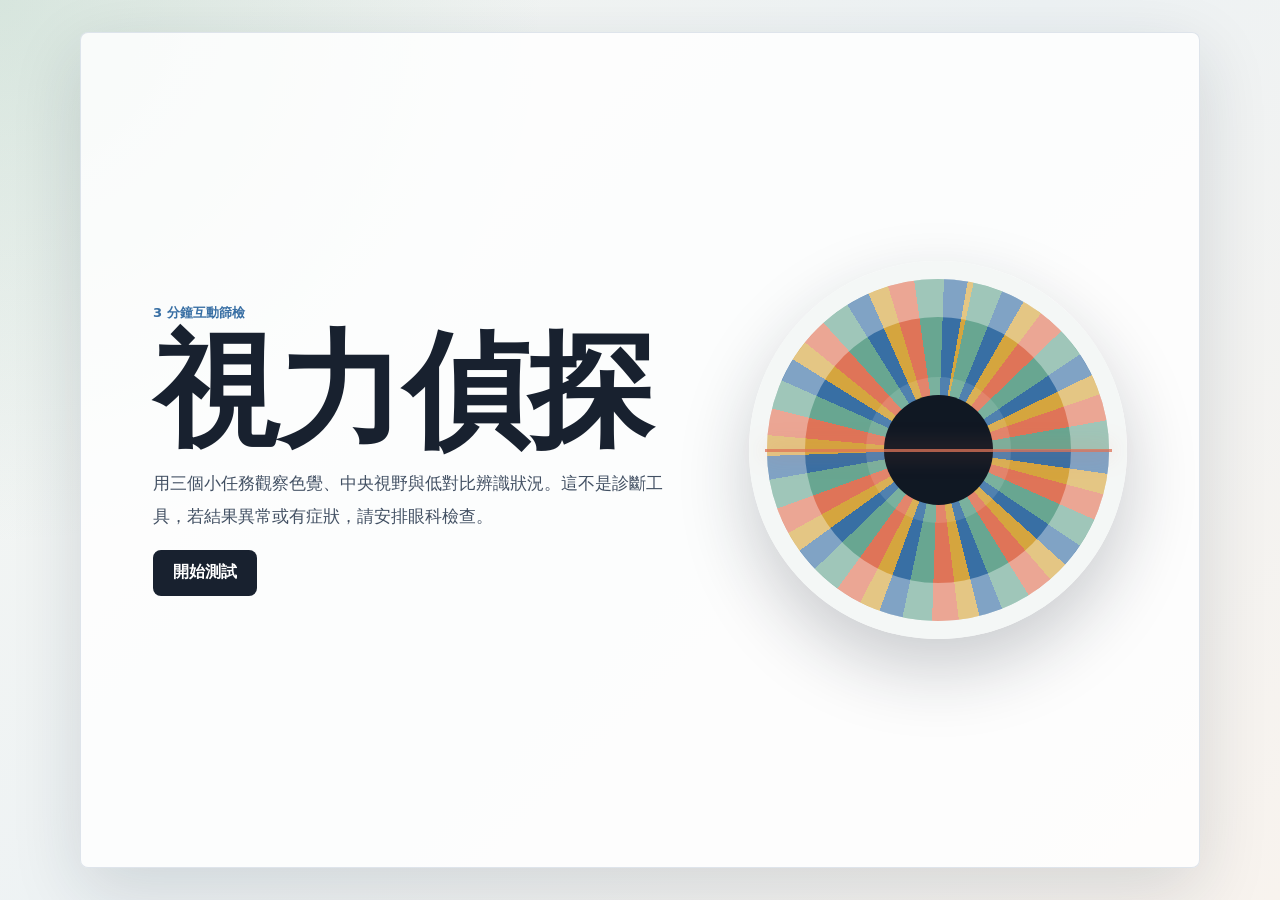
<file: eye-screen-game/index.html>
<!doctype html>
<html lang="zh-Hant">
  <head>
    <meta charset="UTF-8" />
    <meta name="viewport" content="width=device-width, initial-scale=1.0" />
    <title>視力偵探 | 眼睛健康小遊戲</title>
    <link rel="stylesheet" href="styles.css" />
  </head>
  <body>
    <main class="app-shell">
      <section class="hero" id="intro">
        <div class="hero-copy">
          <p class="eyebrow">3 分鐘互動篩檢</p>
          <h1>視力偵探</h1>
          <p class="lead">
            用三個小任務觀察色覺、中央視野與低對比辨識狀況。這不是診斷工具，若結果異常或有症狀，請安排眼科檢查。
          </p>
          <button class="primary-action" id="startButton" type="button">開始測試</button>
        </div>
        <div class="eye-stage" aria-hidden="true">
          <div class="iris">
            <span></span>
          </div>
          <div class="scan-line"></div>
        </div>
      </section>

      <section class="test-panel" id="game" hidden>
        <header class="game-head">
          <div>
            <p class="eyebrow" id="stepLabel">任務 1 / 3</p>
            <h2 id="testTitle">色覺密碼</h2>
          </div>
          <div class="score-chip">
            <span>目前分數</span>
            <strong id="scoreLabel">0</strong>
          </div>
        </header>

        <div class="progress-track" aria-hidden="true">
          <span id="progressBar"></span>
        </div>

        <div class="question-layout">
          <div class="visual-zone" id="visualZone"></div>
          <div class="answer-zone">
            <p id="instructionText"></p>
            <div class="choices" id="choices"></div>
            <button class="secondary-action" id="nextButton" type="button" hidden>下一題</button>
          </div>
        </div>
      </section>

      <section class="result-panel" id="results" hidden>
        <p class="eyebrow">測試完成</p>
        <h2 id="resultTitle">你的觀察結果</h2>
        <div class="result-grid" id="resultGrid"></div>
        <div class="notice">
          <strong>提醒</strong>
          <p>
            這個小遊戲只適合做初步自我觀察，不能取代散瞳、眼底、視野、色覺或白內障相關檢查。
            如果你看到線條扭曲、中央黑影、單眼視力突然變差、畏光加劇或日常辨色困難，請盡快看眼科。
          </p>
        </div>
        <button class="primary-action" id="restartButton" type="button">再玩一次</button>
      </section>
    </main>

    <script src="app.js"></script>
  </body>
</html>
</file>
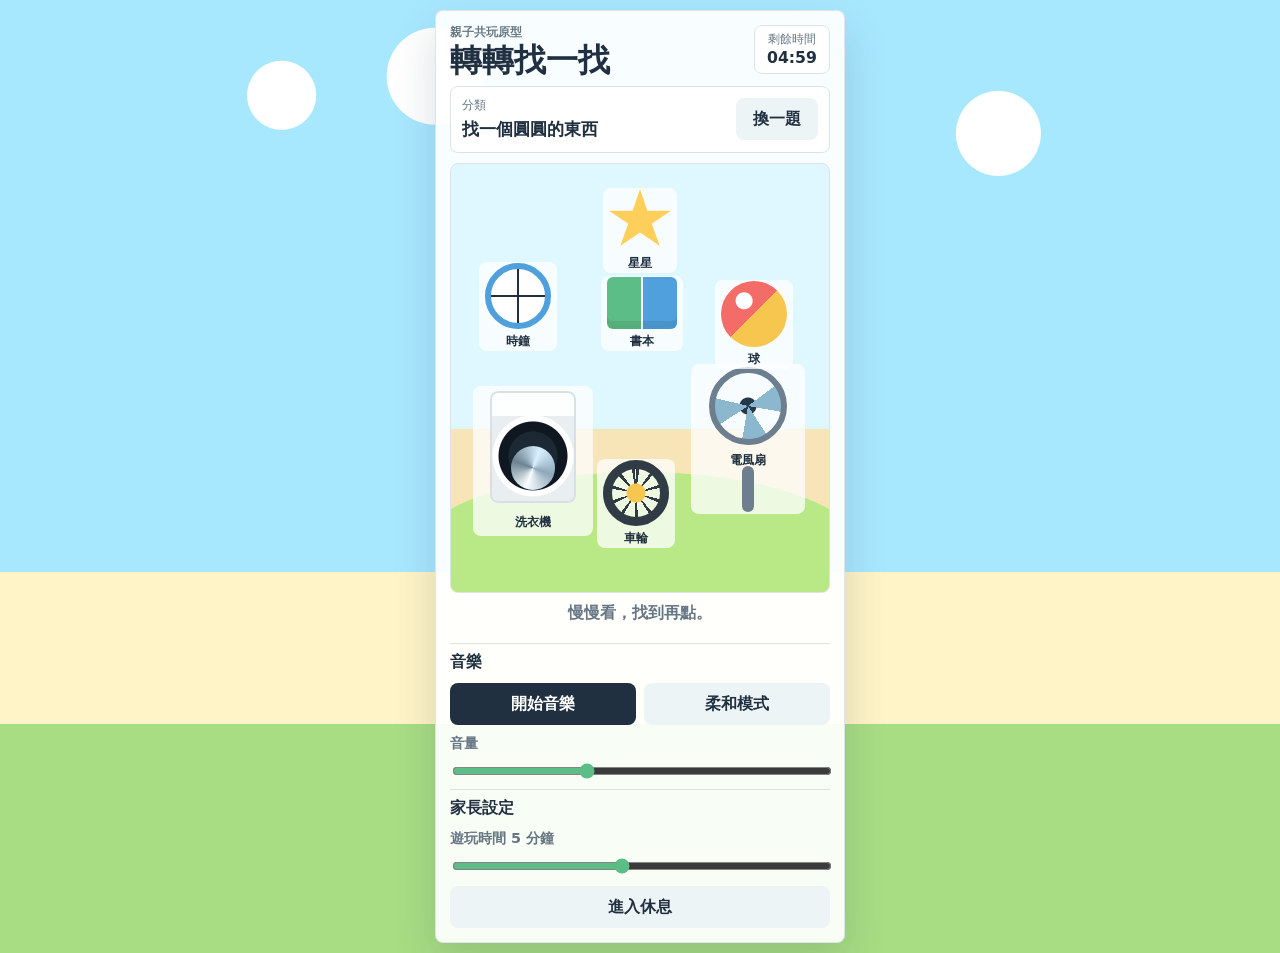
<file: spin-play/index.html>
<!doctype html>
<html lang="zh-Hant">
  <head>
    <meta charset="UTF-8" />
    <meta name="viewport" content="width=device-width, initial-scale=1.0" />
    <title>轉轉找一找</title>
    <link rel="stylesheet" href="styles.css" />
  </head>
  <body>
    <main class="app-shell">
      <section class="game-card" aria-label="轉轉找一找遊戲">
        <header class="top-panel">
          <div>
            <p class="eyebrow">親子共玩原型</p>
            <h1>轉轉找一找</h1>
          </div>
          <div class="timer-card" aria-live="polite">
            <span>剩餘時間</span>
            <strong id="timeLeft">05:00</strong>
          </div>
        </header>

        <section class="task-panel" aria-live="polite">
          <div>
            <span id="taskType">觀察任務</span>
            <strong id="taskText">找一個會轉的東西</strong>
          </div>
          <button class="small-button" id="newTaskButton" type="button">換一題</button>
        </section>

        <section class="room-scene" aria-label="房間場景">
          <button class="toy washer spinny" type="button" data-name="洗衣機" data-tags="spin round machine" aria-label="洗衣機">
            <span class="washer-window"></span>
            <span class="toy-label">洗衣機</span>
          </button>
          <button class="toy fan spinny" type="button" data-name="電風扇" data-tags="spin round fan" aria-label="電風扇">
            <span class="fan-head"></span>
            <span class="toy-label">電風扇</span>
          </button>
          <button class="toy wheel spinny" type="button" data-name="車輪" data-tags="spin round wheel" aria-label="車輪">
            <span></span>
            <span class="toy-label">車輪</span>
          </button>
          <button class="toy clock spinny" type="button" data-name="時鐘" data-tags="spin round clock" aria-label="時鐘">
            <span class="clock-face"></span>
            <span class="toy-label">時鐘</span>
          </button>
          <button class="toy ball" type="button" data-name="球" data-tags="round ball" aria-label="球">
            <span></span>
            <span class="toy-label">球</span>
          </button>
          <button class="toy book" type="button" data-name="書本" data-tags="book quiet" aria-label="書本">
            <span></span>
            <span class="toy-label">書本</span>
          </button>
          <button class="toy star no-tap" type="button" data-name="星星" data-tags="star stop" aria-label="星星">
            <span></span>
            <span class="toy-label">星星</span>
          </button>
        </section>

        <p class="feedback" id="feedback">聽任務，慢慢找，不用急。</p>

        <section class="control-panel" aria-label="音樂與家長設定">
          <section>
            <h2>音樂</h2>
            <div class="control-row two">
              <button class="text-action primary" id="musicButton" type="button">開始音樂</button>
              <button class="text-action" id="calmButton" type="button">柔和模式</button>
            </div>
            <label class="slider-label">
              <span>音量</span>
              <input id="volumeRange" type="range" min="0" max="100" value="35" />
            </label>
          </section>

          <section>
            <h2>家長設定</h2>
            <label class="slider-label">
              <span>遊玩時間 <strong id="limitLabel">5 分鐘</strong></span>
              <input id="limitRange" type="range" min="1" max="10" value="5" />
            </label>
            <button class="text-action full" id="restButton" type="button">進入休息</button>
          </section>
        </section>
      </section>
    </main>

    <section class="rest-screen" id="restScreen" hidden aria-live="polite">
      <div>
        <p class="eyebrow">休息時間</p>
        <h2>眼睛休息一下</h2>
        <p>請跟大人一起拍拍手 5 下，看看遠方，再回來玩下一輪。</p>
        <button id="resumeButton" type="button">再玩一輪</button>
      </div>
    </section>

    <script src="app.js"></script>
  </body>
</html>
</file>
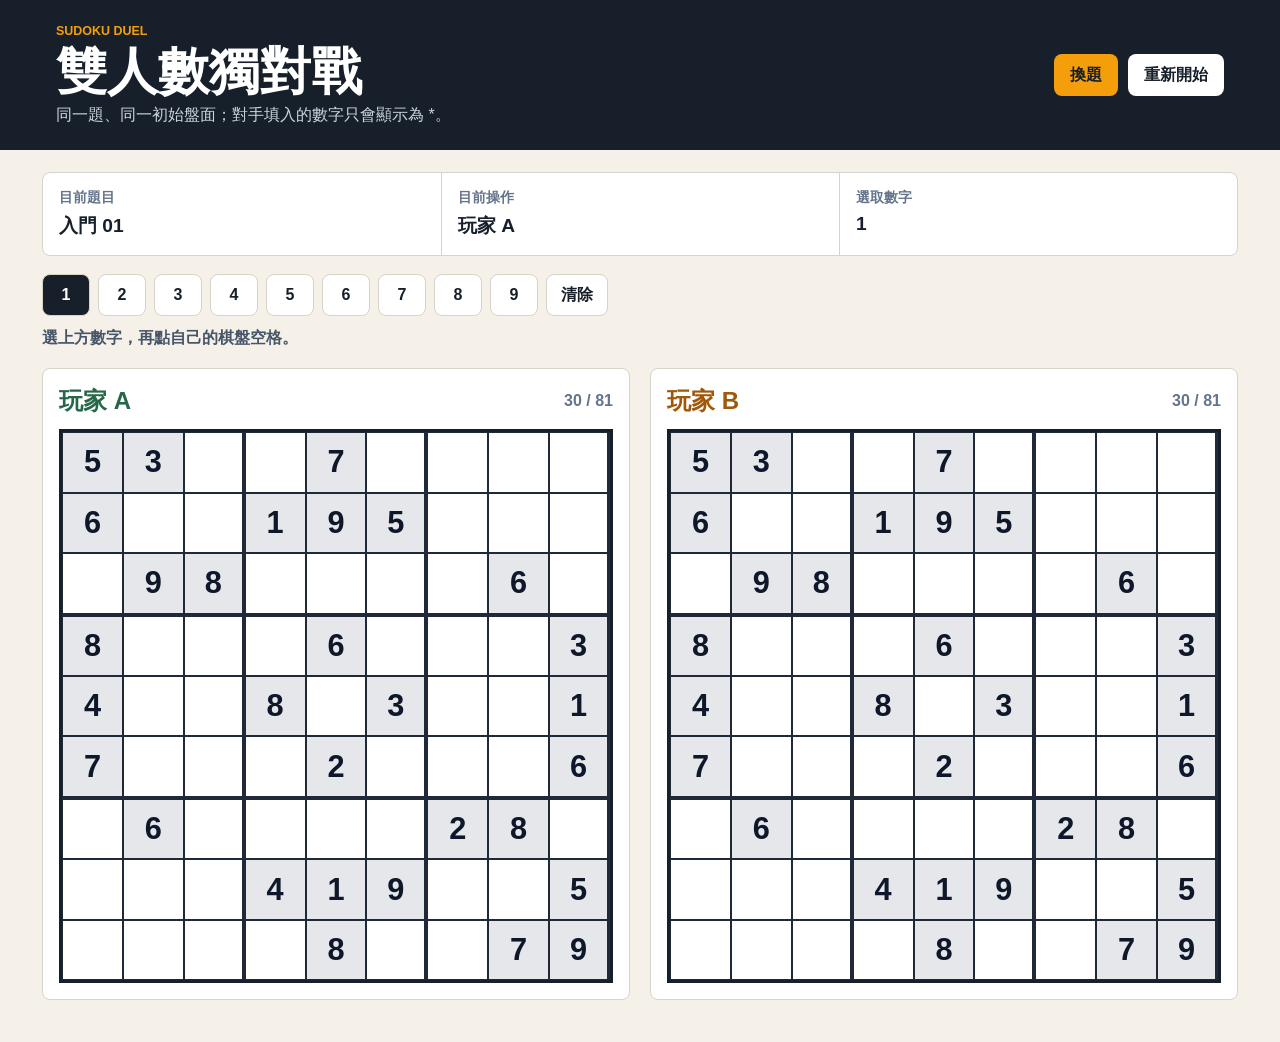
<file: sudoku-duel-web/index.html>
<!doctype html>
<html lang="zh-Hant">
  <head>
    <meta charset="UTF-8" />
    <meta name="viewport" content="width=device-width, initial-scale=1.0" />
    <title>雙人數獨對戰</title>
    <link rel="stylesheet" href="styles.css" />
  </head>
  <body>
    <header class="topbar">
      <div>
        <p class="eyebrow">SUDOKU DUEL</p>
        <h1>雙人數獨對戰</h1>
        <p class="subtitle">同一題、同一初始盤面；對手填入的數字只會顯示為 *。</p>
      </div>
      <div class="actions">
        <button id="nextPuzzle" type="button">換題</button>
        <button id="restartPuzzle" type="button">重新開始</button>
      </div>
    </header>

    <main>
      <section class="status-panel">
        <div>
          <span>目前題目</span>
          <strong id="puzzleName">-</strong>
        </div>
        <div>
          <span>目前操作</span>
          <strong id="activePlayer">玩家 A</strong>
        </div>
        <div>
          <span>選取數字</span>
          <strong id="selectedNumber">1</strong>
        </div>
      </section>

      <section class="number-pad" aria-label="數字選擇">
        <button class="active" type="button" data-number="1">1</button>
        <button type="button" data-number="2">2</button>
        <button type="button" data-number="3">3</button>
        <button type="button" data-number="4">4</button>
        <button type="button" data-number="5">5</button>
        <button type="button" data-number="6">6</button>
        <button type="button" data-number="7">7</button>
        <button type="button" data-number="8">8</button>
        <button type="button" data-number="9">9</button>
        <button type="button" data-number="">清除</button>
      </section>

      <p class="message" id="message">選上方數字，再點自己的棋盤空格。</p>

      <section class="duel-layout">
        <article class="player-panel player-a">
          <div class="player-head">
            <h2>玩家 A</h2>
            <p id="score1">0 / 81</p>
          </div>
          <div class="board" id="board1" aria-label="玩家 A 棋盤"></div>
        </article>

        <article class="player-panel player-b">
          <div class="player-head">
            <h2>玩家 B</h2>
            <p id="score2">0 / 81</p>
          </div>
          <div class="board" id="board2" aria-label="玩家 B 棋盤"></div>
        </article>
      </section>
    </main>

    <script src="app.js"></script>
  </body>
</html>
</file>
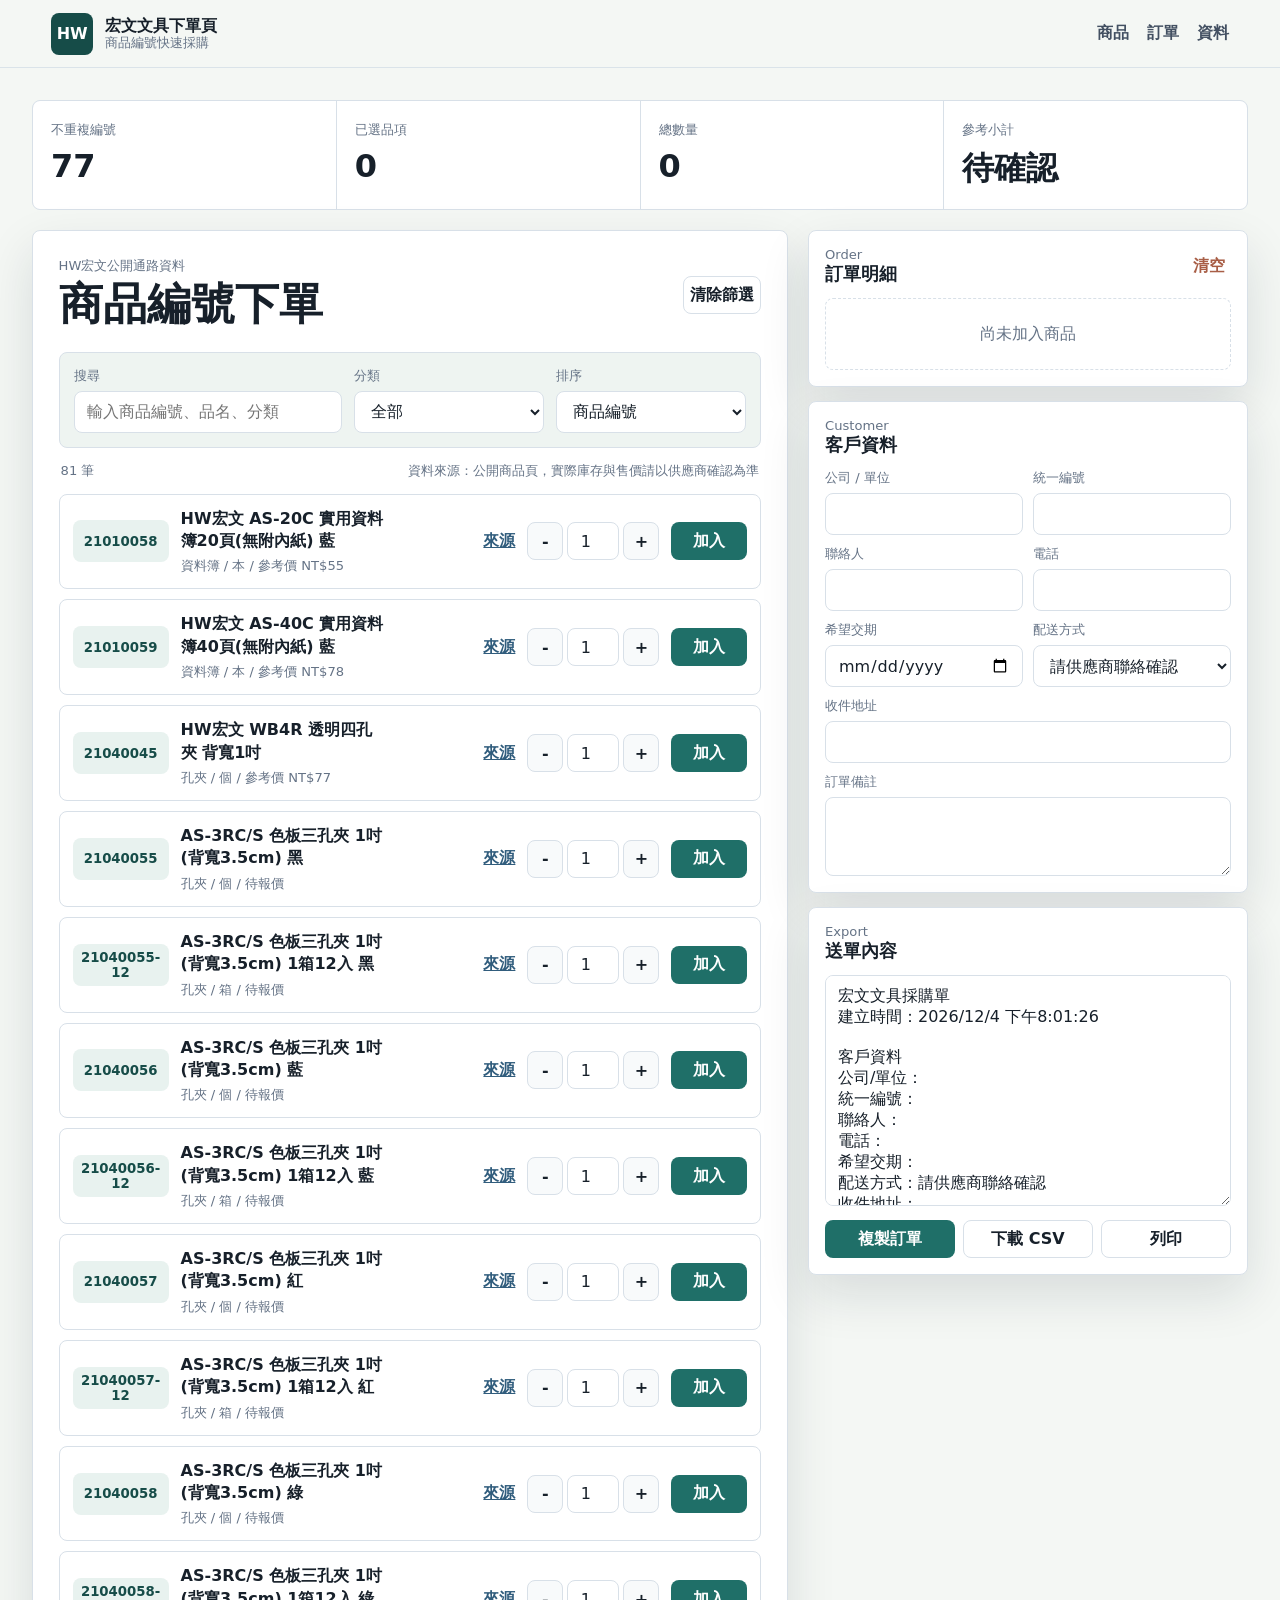
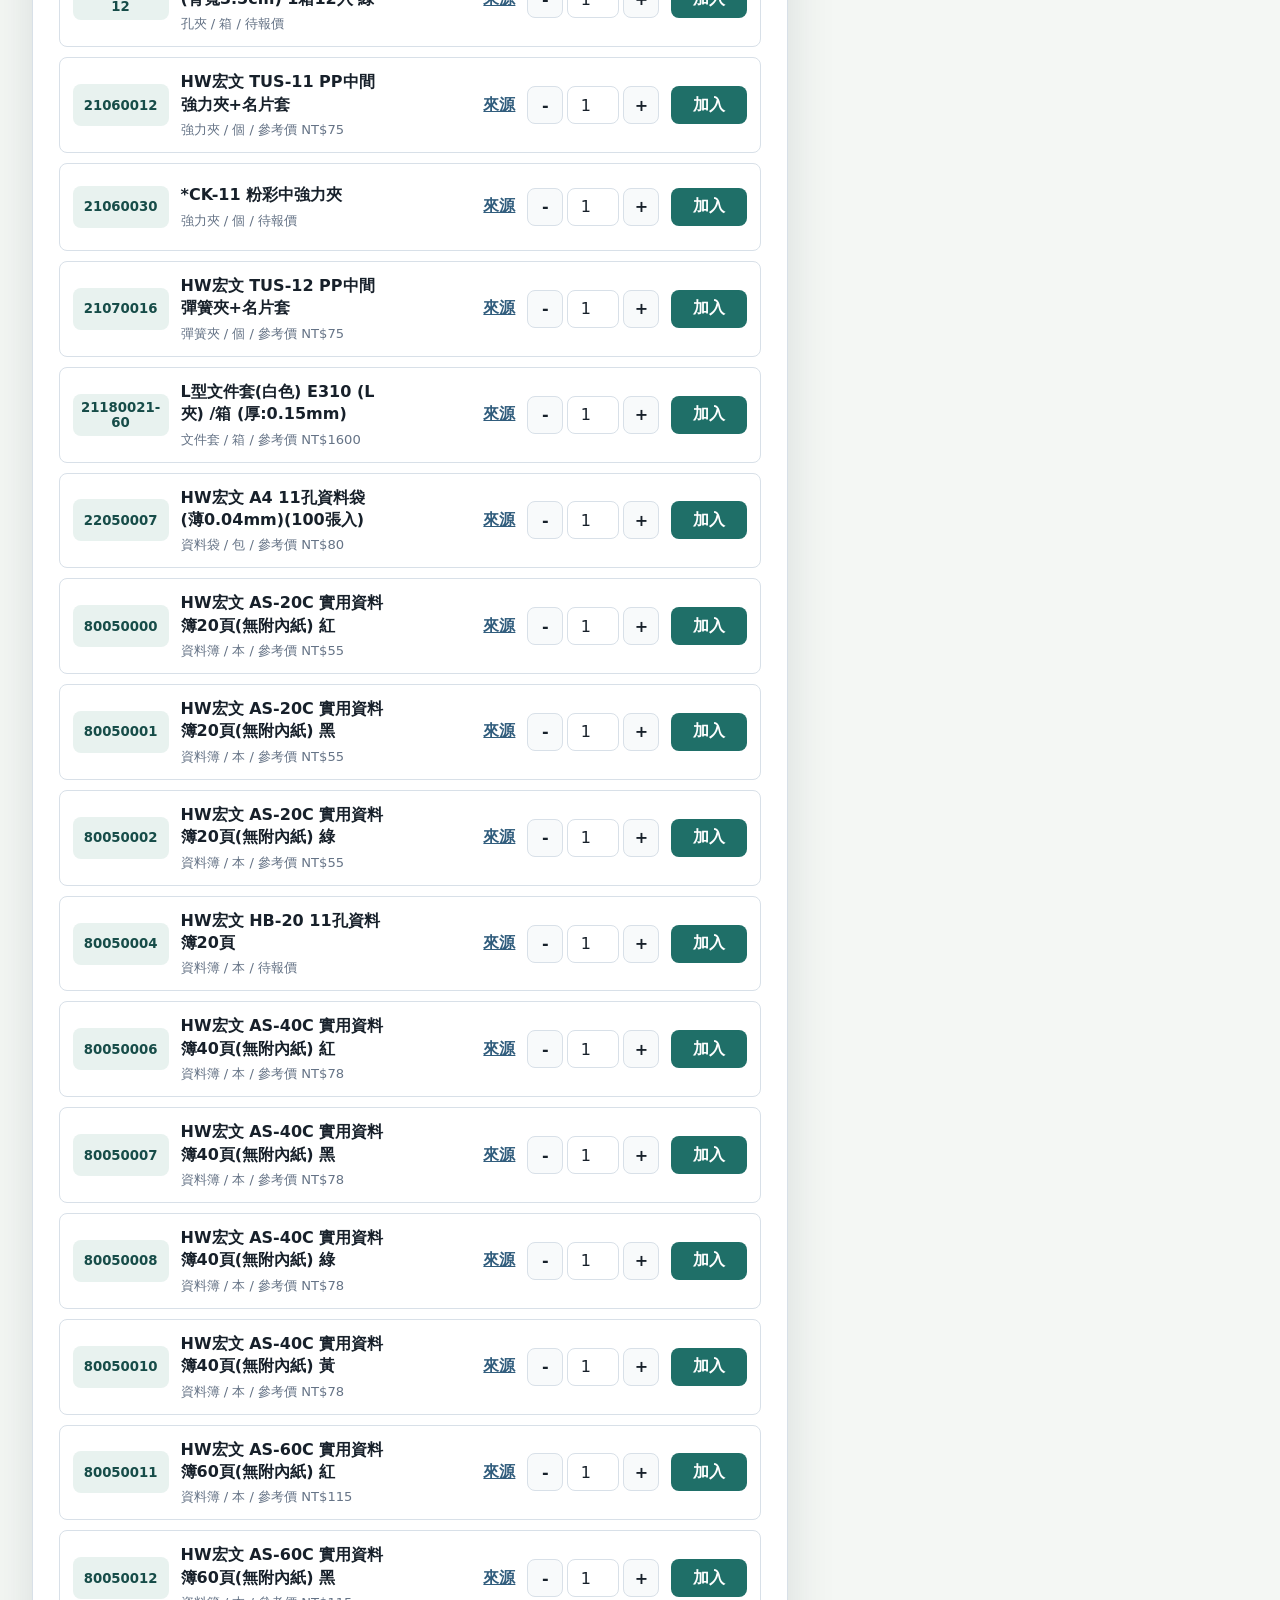
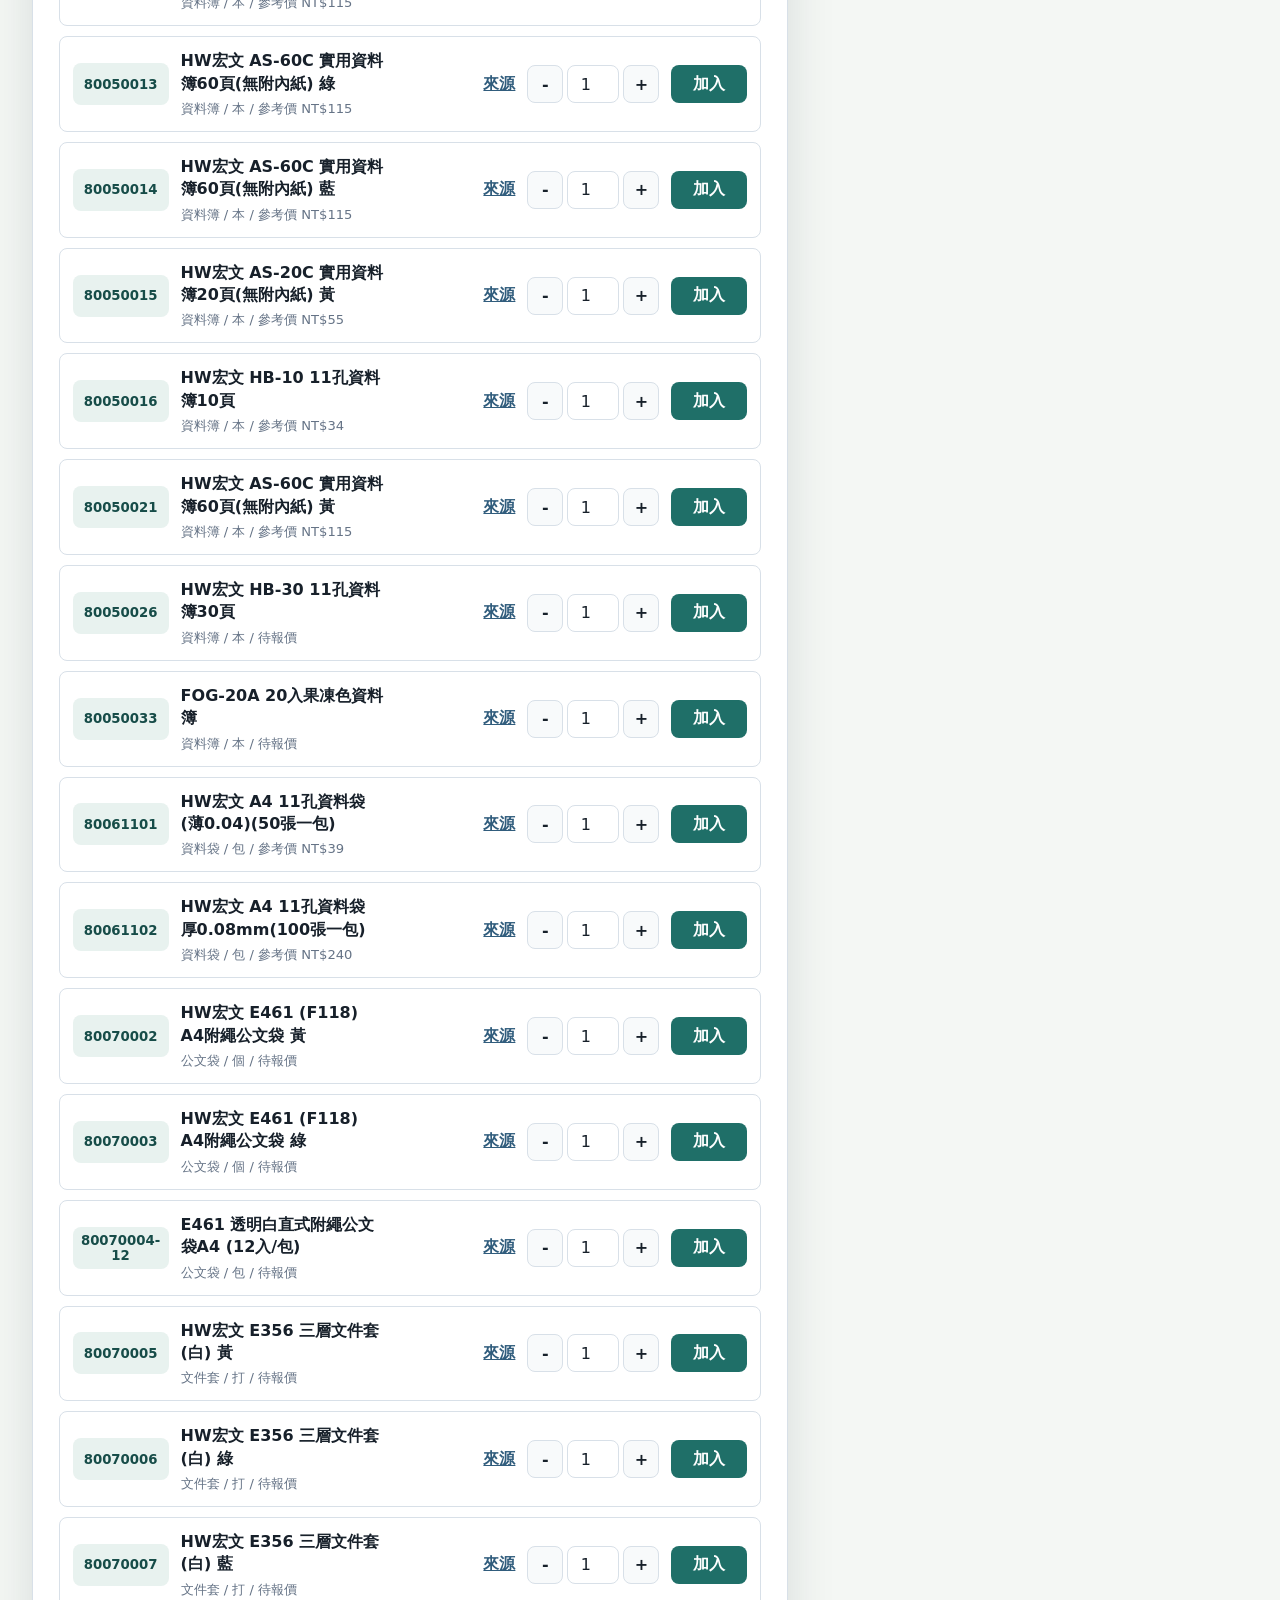
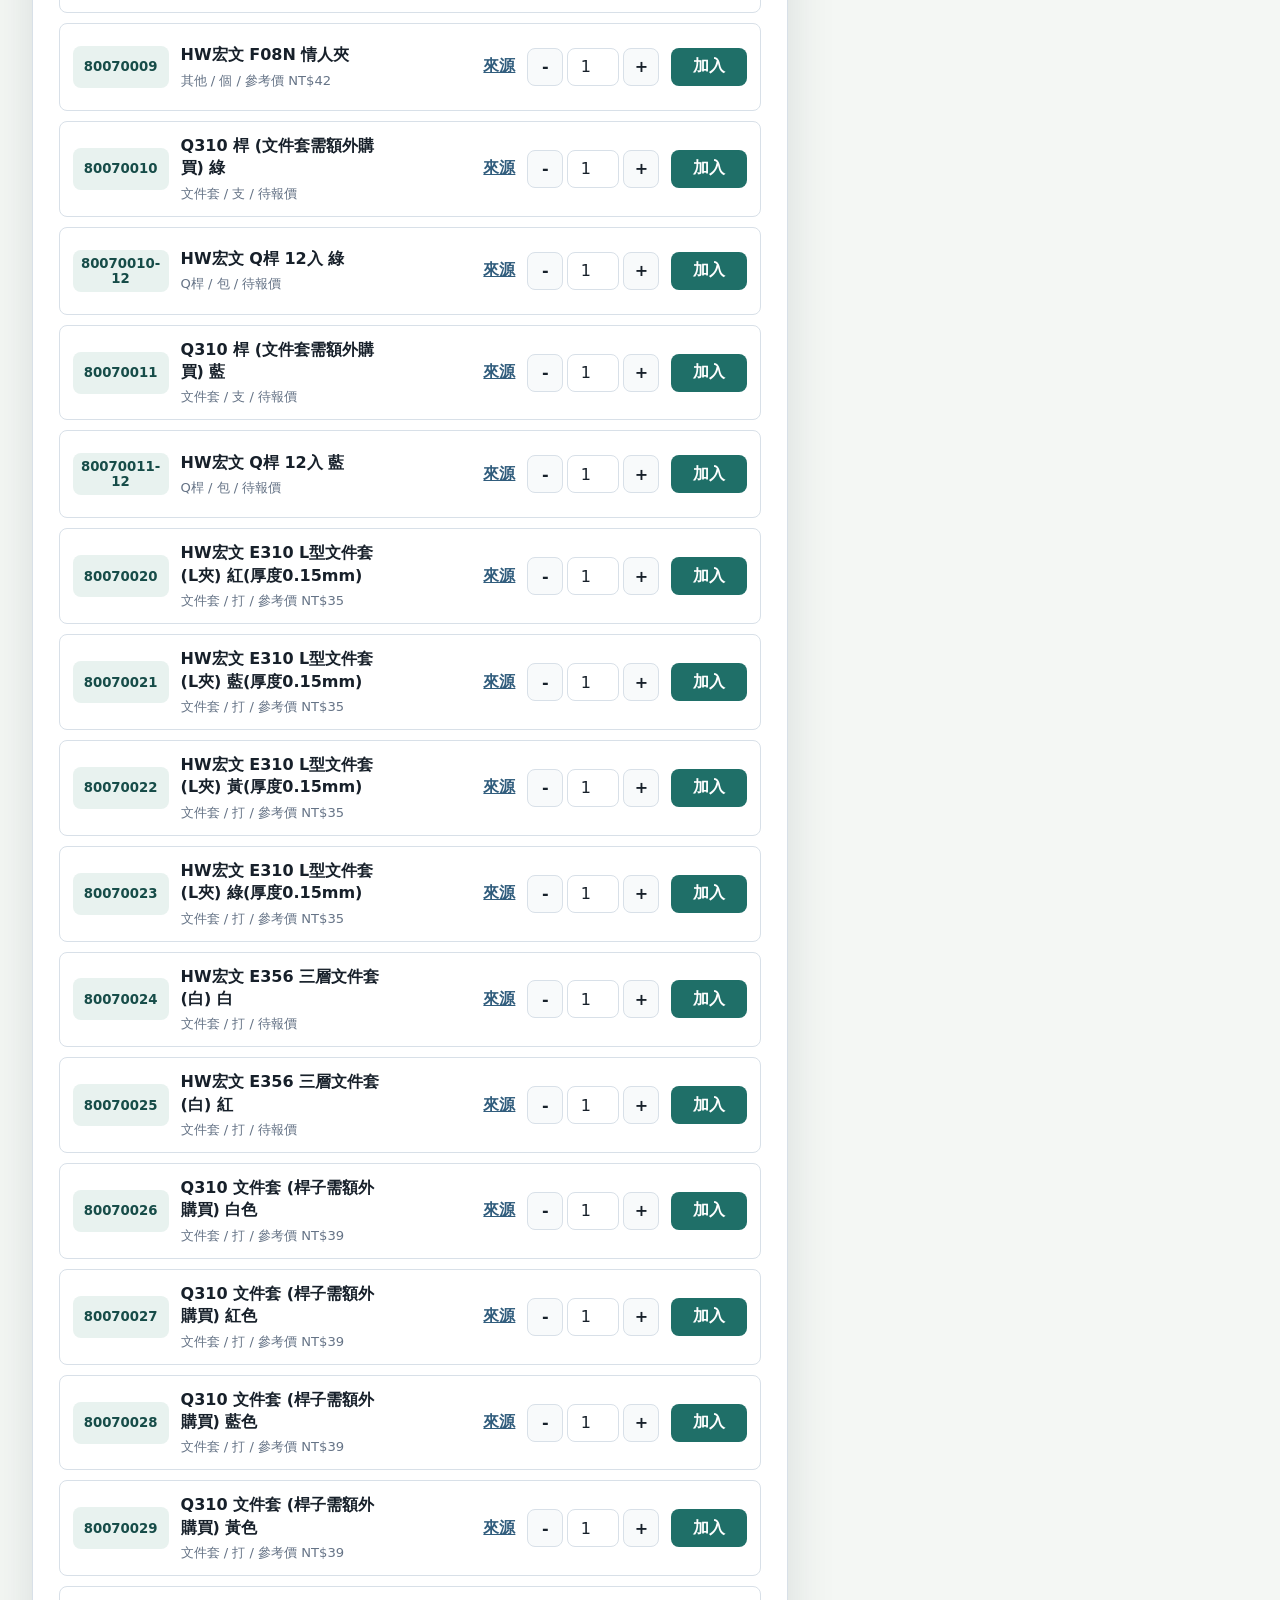
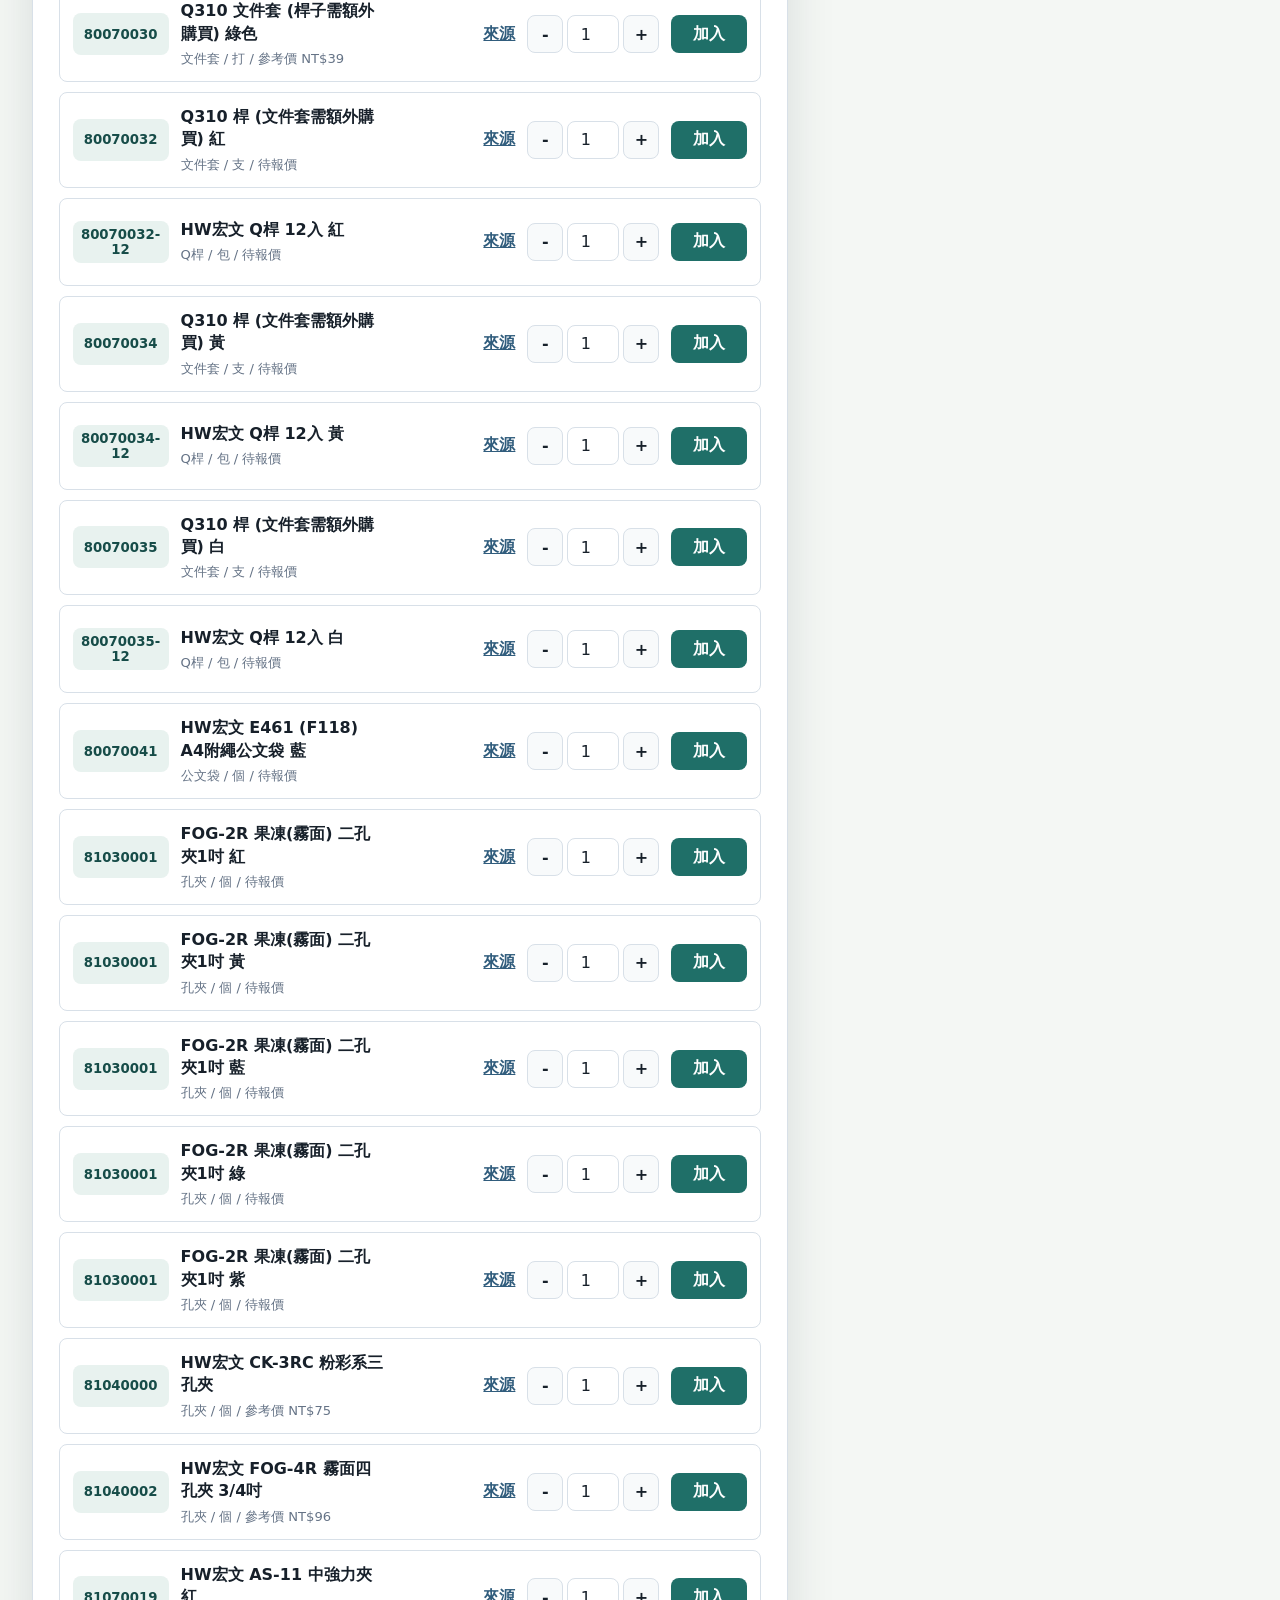
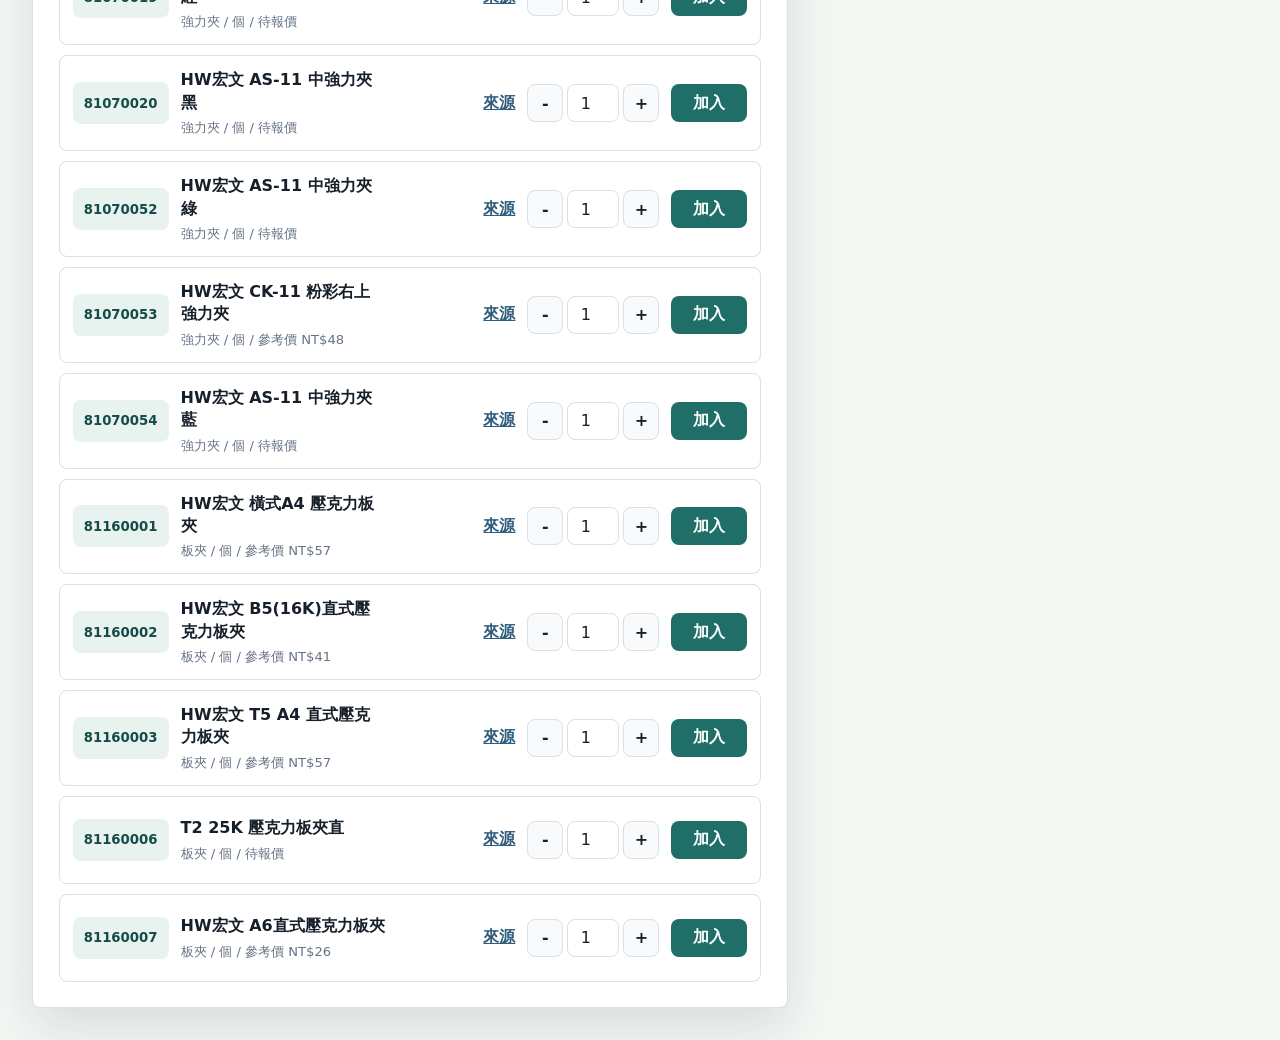
<file: honwen-order.html>
<!doctype html>
<html lang="zh-Hant">
  <head>
    <meta charset="UTF-8" />
    <meta name="viewport" content="width=device-width, initial-scale=1.0" />
    <title>宏文文具下單頁</title>
    <link rel="stylesheet" href="honwen-order.css" />
  </head>
  <body>
    <header class="topbar">
      <a class="brand" href="#" aria-label="宏文文具下單頁首頁">
        <span class="brand-mark">HW</span>
        <span>
          <strong>宏文文具下單頁</strong>
          <small>商品編號快速採購</small>
        </span>
      </a>
      <nav class="top-nav" aria-label="頁面導覽">
        <a href="#catalog">商品</a>
        <a href="#order">訂單</a>
        <a href="#customer">資料</a>
      </nav>
    </header>

    <main class="page-shell">
      <section class="summary-strip" aria-label="下單摘要">
        <div>
          <span>不重複編號</span>
          <strong id="skuCount">0</strong>
        </div>
        <div>
          <span>已選品項</span>
          <strong id="lineCount">0</strong>
        </div>
        <div>
          <span>總數量</span>
          <strong id="unitCount">0</strong>
        </div>
        <div>
          <span>參考小計</span>
          <strong id="orderTotal">待確認</strong>
        </div>
      </section>

      <section class="workbench">
        <section class="catalog-panel" id="catalog" aria-label="商品清單">
          <div class="panel-head">
            <div>
              <p>HW宏文公開通路資料</p>
              <h1>商品編號下單</h1>
            </div>
            <button class="secondary-button" id="clearSearch" type="button">清除篩選</button>
          </div>

          <div class="filters" aria-label="商品篩選">
            <label class="search-box">
              <span>搜尋</span>
              <input id="searchInput" type="search" placeholder="輸入商品編號、品名、分類" autocomplete="off" />
            </label>
            <label>
              <span>分類</span>
              <select id="categoryFilter"></select>
            </label>
            <label>
              <span>排序</span>
              <select id="sortFilter">
                <option value="code">商品編號</option>
                <option value="category">分類</option>
                <option value="name">品名</option>
              </select>
            </label>
          </div>

          <div class="catalog-meta">
            <span id="resultCount">0 筆</span>
            <span>資料來源：公開商品頁，實際庫存與售價請以供應商確認為準</span>
          </div>

          <div class="product-list" id="productList"></div>
        </section>

        <aside class="order-panel" id="order" aria-label="訂單內容">
          <section class="cart-card">
            <div class="panel-head compact">
              <div>
                <p>Order</p>
                <h2>訂單明細</h2>
              </div>
              <button class="text-button" id="clearCart" type="button">清空</button>
            </div>
            <div class="cart-empty" id="cartEmpty">尚未加入商品</div>
            <div class="cart-list" id="cartList"></div>
          </section>

          <section class="customer-card" id="customer">
            <div class="panel-head compact">
              <div>
                <p>Customer</p>
                <h2>客戶資料</h2>
              </div>
            </div>
            <form class="customer-form" id="customerForm">
              <label>
                <span>公司 / 單位</span>
                <input name="company" type="text" autocomplete="organization" />
              </label>
              <label>
                <span>統一編號</span>
                <input name="taxId" type="text" inputmode="numeric" />
              </label>
              <label>
                <span>聯絡人</span>
                <input name="contact" type="text" autocomplete="name" />
              </label>
              <label>
                <span>電話</span>
                <input name="phone" type="tel" autocomplete="tel" />
              </label>
              <label>
                <span>希望交期</span>
                <input name="needDate" type="date" />
              </label>
              <label>
                <span>配送方式</span>
                <select name="delivery">
                  <option value="請供應商聯絡確認">請供應商聯絡確認</option>
                  <option value="自取">自取</option>
                  <option value="宅配">宅配</option>
                  <option value="貨運">貨運</option>
                </select>
              </label>
              <label class="full">
                <span>收件地址</span>
                <input name="address" type="text" autocomplete="street-address" />
              </label>
              <label class="full">
                <span>訂單備註</span>
                <textarea name="message" rows="3"></textarea>
              </label>
            </form>
          </section>

          <section class="export-card">
            <div class="panel-head compact">
              <div>
                <p>Export</p>
                <h2>送單內容</h2>
              </div>
            </div>
            <textarea id="orderText" rows="11" readonly></textarea>
            <div class="export-actions">
              <button class="primary-button" id="copyOrder" type="button">複製訂單</button>
              <button class="secondary-button" id="downloadCsv" type="button">下載 CSV</button>
              <button class="secondary-button" id="printOrder" type="button">列印</button>
            </div>
          </section>
        </aside>
      </section>
    </main>

    <template id="productTemplate">
      <article class="product-row">
        <div class="product-main">
          <div class="code-badge"></div>
          <div>
            <h3></h3>
            <p class="product-tags"></p>
          </div>
        </div>
        <div class="product-ref"></div>
        <div class="qty-control">
          <button type="button" data-step="-1" aria-label="減少數量">-</button>
          <input type="number" min="1" step="1" value="1" inputmode="numeric" />
          <button type="button" data-step="1" aria-label="增加數量">+</button>
        </div>
        <button class="add-button" type="button">加入</button>
      </article>
    </template>

    <template id="cartTemplate">
      <article class="cart-item">
        <div>
          <strong></strong>
          <span></span>
        </div>
        <div class="cart-controls">
          <input type="number" min="1" step="1" inputmode="numeric" />
          <button type="button" aria-label="移除">刪除</button>
        </div>
        <textarea rows="2" placeholder="此品項備註"></textarea>
      </article>
    </template>

    <script src="honwen-order.js"></script>
  </body>
</html>
</file>
<file: eye-screen-game/styles.css>
:root {
  --ink: #18212f;
  --muted: #647184;
  --line: #d9e0e8;
  --paper: #f6f7f3;
  --surface: #ffffff;
  --mint: #68a691;
  --coral: #df7458;
  --amber: #d5a53e;
  --blue: #386fa4;
  --violet: #725c9e;
  --shadow: 0 22px 70px rgba(24, 33, 47, 0.14);
}

* {
  box-sizing: border-box;
}

[hidden] {
  display: none !important;
}

body {
  min-height: 100vh;
  margin: 0;
  background:
    radial-gradient(circle at top left, rgba(104, 166, 145, 0.22), transparent 34rem),
    linear-gradient(135deg, #f6f7f3 0%, #edf2f4 48%, #f8f3ee 100%);
  color: var(--ink);
  font-family:
    "Noto Sans TC",
    "PingFang TC",
    system-ui,
    -apple-system,
    BlinkMacSystemFont,
    sans-serif;
}

button {
  font: inherit;
}

.app-shell {
  width: min(1120px, calc(100% - 32px));
  margin: 0 auto;
  padding: 32px 0;
}

.hero,
.test-panel,
.result-panel {
  min-height: calc(100vh - 64px);
  border: 1px solid rgba(217, 224, 232, 0.85);
  border-radius: 8px;
  background: rgba(255, 255, 255, 0.82);
  box-shadow: var(--shadow);
}

.hero {
  display: grid;
  grid-template-columns: minmax(0, 1fr) minmax(320px, 0.72fr);
  gap: clamp(28px, 6vw, 72px);
  align-items: center;
  overflow: hidden;
  padding: clamp(28px, 6vw, 72px);
}

.eyebrow {
  margin: 0 0 10px;
  color: var(--blue);
  font-size: 0.82rem;
  font-weight: 900;
  letter-spacing: 0;
}

h1,
h2,
p {
  margin-top: 0;
}

h1 {
  margin-bottom: 16px;
  font-size: clamp(3.5rem, 10vw, 7.8rem);
  line-height: 0.95;
  letter-spacing: 0;
}

h2 {
  margin-bottom: 0;
  font-size: clamp(1.8rem, 4vw, 3rem);
  letter-spacing: 0;
}

.lead {
  max-width: 620px;
  color: #425063;
  font-size: 1.08rem;
  line-height: 1.9;
}

.primary-action,
.secondary-action,
.choice-button {
  min-height: 46px;
  border: 0;
  border-radius: 8px;
  cursor: pointer;
  font-weight: 900;
}

.primary-action,
.secondary-action {
  padding: 0 20px;
}

.primary-action {
  background: var(--ink);
  color: white;
}

.secondary-action {
  background: var(--blue);
  color: white;
}

.eye-stage {
  position: relative;
  display: grid;
  min-height: 420px;
  place-items: center;
}

.iris {
  position: relative;
  width: min(100%, 380px);
  aspect-ratio: 1;
  border: 18px solid #f4f7f6;
  border-radius: 50%;
  background:
    repeating-conic-gradient(from 12deg, var(--mint) 0 10deg, var(--blue) 10deg 18deg, var(--amber) 18deg 25deg, var(--coral) 25deg 34deg),
    radial-gradient(circle, #17202d 0 18%, transparent 19%);
  box-shadow: inset 0 0 0 38px rgba(255, 255, 255, 0.36), 0 30px 70px rgba(24, 33, 47, 0.22);
  animation: pulse 4s ease-in-out infinite;
}

.iris span {
  position: absolute;
  inset: 34%;
  border-radius: 50%;
  background: #101823;
  box-shadow: 0 0 0 18px rgba(255, 255, 255, 0.12);
}

.scan-line {
  position: absolute;
  width: 92%;
  height: 3px;
  background: rgba(223, 116, 88, 0.76);
  box-shadow: 0 0 22px rgba(223, 116, 88, 0.62);
  animation: scan 3.4s ease-in-out infinite;
}

.test-panel,
.result-panel {
  padding: clamp(18px, 4vw, 44px);
}

.game-head {
  display: flex;
  align-items: center;
  justify-content: space-between;
  gap: 16px;
}

.score-chip {
  display: grid;
  min-width: 120px;
  gap: 4px;
  padding: 12px 14px;
  border: 1px solid var(--line);
  border-radius: 8px;
  background: #fbfcfd;
}

.score-chip span {
  color: var(--muted);
  font-size: 0.78rem;
}

.score-chip strong {
  font-size: 1.5rem;
}

.progress-track {
  height: 10px;
  margin: 28px 0;
  overflow: hidden;
  border-radius: 999px;
  background: #e4eaf0;
}

.progress-track span {
  display: block;
  width: 0%;
  height: 100%;
  border-radius: inherit;
  background: linear-gradient(90deg, var(--mint), var(--blue), var(--coral));
  transition: width 240ms ease;
}

.question-layout {
  display: grid;
  grid-template-columns: minmax(0, 1.05fr) minmax(280px, 0.8fr);
  gap: clamp(20px, 4vw, 48px);
  align-items: center;
}

.visual-zone {
  display: grid;
  min-height: 420px;
  place-items: center;
  border: 1px solid var(--line);
  border-radius: 8px;
  background: #f9fbfc;
  overflow: hidden;
}

.answer-zone p {
  color: #425063;
  font-size: 1.02rem;
  line-height: 1.75;
}

.choices {
  display: grid;
  gap: 10px;
  margin: 18px 0;
}

.choice-button {
  width: 100%;
  padding: 0 16px;
  border: 1px solid var(--line);
  background: white;
  color: var(--ink);
  text-align: left;
}

.choice-button:hover,
.choice-button:focus-visible {
  outline: 3px solid rgba(56, 111, 164, 0.18);
}

.choice-button.correct {
  border-color: rgba(104, 166, 145, 0.8);
  background: rgba(104, 166, 145, 0.15);
}

.choice-button.wrong {
  border-color: rgba(223, 116, 88, 0.9);
  background: rgba(223, 116, 88, 0.14);
}

.palette-board {
  display: grid;
  width: min(82vw, 520px);
  gap: 18px;
}

.target-swatch {
  display: grid;
  gap: 8px;
  padding: 16px;
  border: 1px solid var(--line);
  border-radius: 8px;
  background: white;
}

.target-swatch span,
.swatch-card span {
  color: var(--muted);
  font-weight: 900;
}

.target-swatch strong {
  display: block;
  height: 92px;
  border-radius: 8px;
  box-shadow: inset 0 0 0 1px rgba(24, 33, 47, 0.12);
}

.swatch-grid {
  display: grid;
  grid-template-columns: repeat(4, minmax(0, 1fr));
  gap: 12px;
}

.palette-board.match .swatch-grid,
.swatch-grid:has(.swatch-card:nth-child(3):last-child) {
  grid-template-columns: repeat(3, minmax(0, 1fr));
}

.swatch-card {
  display: grid;
  gap: 10px;
  padding: 12px;
  border: 1px solid var(--line);
  border-radius: 8px;
  background: white;
  text-align: center;
}

.swatch-card strong {
  display: block;
  aspect-ratio: 1;
  border-radius: 8px;
  box-shadow: inset 0 0 0 1px rgba(24, 33, 47, 0.12);
}

.amsler {
  position: relative;
  width: min(82vw, 430px);
  aspect-ratio: 1;
  background:
    linear-gradient(#263241 1px, transparent 1px),
    linear-gradient(90deg, #263241 1px, transparent 1px);
  background-size: 8.33% 8.33%;
  border: 2px solid #263241;
}

.amsler::before,
.amsler::after {
  content: "";
  position: absolute;
  background: var(--coral);
}

.amsler::before {
  top: calc(50% - 12px);
  left: calc(50% - 2px);
  width: 4px;
  height: 24px;
}

.amsler::after {
  top: calc(50% - 2px);
  left: calc(50% - 12px);
  width: 24px;
  height: 4px;
}

.blur-card {
  display: grid;
  width: min(82vw, 430px);
  gap: 18px;
  padding: 28px;
  border-radius: 8px;
  background: radial-gradient(circle at 84% 20%, rgba(255, 255, 255, 0.9), transparent 110px), #eef2f5;
}

.contrast-row {
  display: flex;
  align-items: center;
  justify-content: space-between;
  min-height: 58px;
  padding: 0 16px;
  border-radius: 8px;
  background: white;
}

.contrast-code {
  color: rgba(24, 33, 47, 0.34);
  font-size: clamp(1.8rem, 6vw, 3.6rem);
  font-weight: 900;
  filter: blur(0.35px);
}

.result-grid {
  display: grid;
  grid-template-columns: repeat(3, minmax(0, 1fr));
  gap: 14px;
  margin: 24px 0;
}

.result-card,
.notice {
  border: 1px solid var(--line);
  border-radius: 8px;
  background: #fbfcfd;
}

.result-card {
  padding: 18px;
}

.result-card strong {
  display: block;
  margin-bottom: 8px;
  font-size: 1.1rem;
}

.result-card p,
.notice p {
  margin-bottom: 0;
  color: #425063;
  line-height: 1.7;
}

.notice {
  margin-bottom: 20px;
  padding: 18px;
}

@keyframes pulse {
  0%,
  100% {
    transform: scale(1);
  }
  50% {
    transform: scale(1.035);
  }
}

@keyframes scan {
  0%,
  100% {
    transform: translateY(-160px);
  }
  50% {
    transform: translateY(160px);
  }
}

@media (max-width: 780px) {
  .app-shell {
    width: min(100% - 20px, 1120px);
    padding: 10px 0;
  }

  .hero,
  .question-layout,
  .result-grid {
    grid-template-columns: 1fr;
  }

  .hero,
  .test-panel,
  .result-panel {
    min-height: calc(100vh - 20px);
  }

  .eye-stage {
    min-height: 260px;
  }

  .game-head {
    align-items: flex-start;
  }

  .visual-zone {
    min-height: 320px;
  }
}
</file>
<file: spin-play/styles.css>
:root {
  --ink: #203040;
  --muted: #667684;
  --line: #dbe3e7;
  --surface: #ffffff;
  --sky: #a8e8ff;
  --floor: #a8dd84;
  --shadow: 0 18px 44px rgba(32, 48, 64, 0.16);
}

* {
  box-sizing: border-box;
}

[hidden] {
  display: none !important;
}

body {
  display: grid;
  min-height: 100vh;
  min-height: 100svh;
  margin: 0;
  place-items: start center;
  background:
    radial-gradient(circle at 22% 10%, white 0 34px, transparent 35px),
    radial-gradient(circle at 34% 8%, white 0 48px, transparent 49px),
    radial-gradient(circle at 78% 14%, white 0 42px, transparent 43px),
    linear-gradient(180deg, var(--sky) 0 60%, #fff4c8 60% 76%, var(--floor) 76%);
  color: var(--ink);
  font-family: "PingFang TC", "Noto Sans TC", system-ui, sans-serif;
}

button,
input {
  font: inherit;
}

button {
  border: 0;
  cursor: pointer;
  -webkit-tap-highlight-color: transparent;
}

.app-shell {
  width: min(100%, 430px);
  min-height: 100vh;
  min-height: 100svh;
  padding: 10px;
}

.game-card {
  position: relative;
  display: grid;
  gap: 10px;
  overflow: hidden;
  min-height: calc(100svh - 20px);
  border: 1px solid rgba(219, 227, 231, 0.9);
  border-radius: 8px;
  background: rgba(255, 255, 255, 0.92);
  padding: 14px;
  box-shadow: var(--shadow);
}

.top-panel,
.task-panel {
  display: flex;
  align-items: flex-start;
  justify-content: space-between;
  gap: 10px;
}

.eyebrow {
  margin: 0 0 4px;
  color: var(--muted);
  font-size: 0.72rem;
  font-weight: 800;
}

h1,
h2,
p {
  margin-top: 0;
}

h1 {
  margin-bottom: 0;
  font-size: 2rem;
  letter-spacing: 0;
  line-height: 1;
}

h2 {
  margin-bottom: 10px;
  font-size: 0.98rem;
}

.timer-card,
.task-panel {
  border: 1px solid var(--line);
  border-radius: 8px;
  background: var(--surface);
}

.timer-card {
  min-width: 76px;
  padding: 6px;
  text-align: center;
}

.timer-card span,
.task-panel span {
  display: block;
  color: var(--muted);
  font-size: 0.74rem;
}

.timer-card strong {
  font-size: 0.98rem;
}

.task-panel {
  padding: 11px;
}

.task-panel strong {
  display: block;
  margin-top: 3px;
  font-size: 1.08rem;
}

.small-button,
.text-action {
  min-height: 42px;
  border-radius: 8px;
  background: #edf4f6;
  color: var(--ink);
  font-weight: 800;
}

.small-button {
  min-width: 82px;
  padding: 0 10px;
}

.room-scene {
  position: relative;
  min-height: 430px;
  overflow: hidden;
  border: 1px solid var(--line);
  border-radius: 8px;
  background:
    linear-gradient(180deg, #dff8ff 0 62%, #f7e5b8 62%),
    linear-gradient(90deg, transparent 0 49%, rgba(255, 255, 255, 0.45) 49% 51%, transparent 51%);
}

.room-scene::before {
  position: absolute;
  right: -30px;
  bottom: -30px;
  left: -30px;
  height: 150px;
  border-radius: 50% 50% 0 0;
  background: #b8e986;
  content: "";
}

.toy {
  position: absolute;
  display: grid;
  min-width: 72px;
  min-height: 72px;
  place-items: center;
  border-radius: 8px;
  background: rgba(255, 255, 255, 0.75);
  color: var(--ink);
  font-weight: 900;
  touch-action: manipulation;
}

.toy span:first-child {
  display: block;
}

.toy-label {
  margin-top: 4px;
  font-size: 0.78rem;
}

.toy.correct {
  outline: 4px solid #5cbd86;
}

.toy.miss {
  outline: 4px solid #f46c68;
}

.washer {
  left: 22px;
  bottom: 56px;
  width: 120px;
  height: 150px;
}

.washer::before {
  display: block;
  width: 86px;
  height: 112px;
  border-radius: 8px;
  background:
    radial-gradient(circle at 50% 58%, #1c2935 0 24px, #0f1720 25px 34px, white 35px 40px, transparent 41px),
    linear-gradient(180deg, #fdfefe 0 22%, #e9eef1 22%);
  box-shadow: inset 0 0 0 2px #d8e0e5;
  content: "";
}

.washer-window {
  position: absolute;
  top: 60px;
  left: 50%;
  width: 44px;
  height: 44px;
  border-radius: 50%;
  background:
    conic-gradient(from 20deg, #d8f0ff, #8ea8ba, #f8fdff, #6a8292, #d8f0ff);
  transform: translateX(-50%);
}

.fan {
  right: 24px;
  bottom: 78px;
  width: 114px;
  height: 150px;
}

.fan-head {
  width: 78px;
  height: 78px;
  border: 6px solid #6d7f8e;
  border-radius: 50%;
  background:
    conic-gradient(from 10deg, transparent 0 12%, #8bb8cf 12% 25%, transparent 25% 38%, #8bb8cf 38% 50%, transparent 50% 63%, #8bb8cf 63% 76%, transparent 76%),
    radial-gradient(circle, #25384a 0 8px, transparent 9px);
}

.fan::after {
  width: 12px;
  height: 46px;
  margin-top: -6px;
  border-radius: 999px;
  background: #6d7f8e;
  content: "";
}

.wheel {
  left: 146px;
  bottom: 44px;
}

.wheel span:first-child {
  width: 66px;
  height: 66px;
  border: 9px solid #313b46;
  border-radius: 50%;
  background:
    radial-gradient(circle, #f7c64f 0 9px, transparent 10px),
    repeating-conic-gradient(#313b46 0 8deg, transparent 8deg 35deg);
}

.clock {
  left: 28px;
  top: 98px;
}

.clock-face {
  width: 66px;
  height: 66px;
  border: 6px solid #4fa0dc;
  border-radius: 50%;
  background:
    linear-gradient(90deg, transparent 48%, #203040 48% 52%, transparent 52%),
    linear-gradient(0deg, transparent 48%, #203040 48% 52%, transparent 52%),
    white;
}

.ball {
  right: 36px;
  top: 116px;
}

.ball span:first-child {
  width: 66px;
  height: 66px;
  border-radius: 50%;
  background:
    radial-gradient(circle at 35% 30%, white 0 8px, transparent 9px),
    linear-gradient(135deg, #f46c68 0 50%, #f7c64f 50%);
}

.book {
  left: 150px;
  top: 112px;
}

.book span:first-child {
  width: 70px;
  height: 52px;
  border-radius: 6px;
  background:
    linear-gradient(90deg, #5cbd86 0 48%, #ffffff 48% 52%, #4fa0dc 52%);
  box-shadow: inset 0 -8px 0 rgba(0, 0, 0, 0.08);
}

.star {
  right: 152px;
  top: 24px;
}

.star span:first-child {
  width: 62px;
  height: 62px;
  background: #ffcf5c;
  clip-path: polygon(50% 0, 62% 35%, 100% 35%, 69% 56%, 82% 92%, 50% 70%, 18% 92%, 31% 56%, 0 35%, 38% 35%);
}

.spinny.is-spinning .washer-window,
.spinny.is-spinning .fan-head,
.spinny.is-spinning .wheel span:first-child,
.spinny.is-spinning .clock-face {
  animation: spin 1.1s linear infinite;
}

@keyframes spin {
  to {
    transform: rotate(360deg);
  }
}

.washer.is-spinning .washer-window {
  transform: translateX(-50%);
  animation-name: washer-spin;
}

@keyframes washer-spin {
  to {
    transform: translateX(-50%) rotate(360deg);
  }
}

.feedback {
  min-height: 30px;
  margin: 0;
  color: var(--muted);
  font-weight: 800;
  text-align: center;
}

.control-panel {
  display: grid;
  gap: 8px;
  padding: 8px 0 0;
  border-top: 1px solid var(--line);
}

.control-panel section {
  padding-bottom: 8px;
  border-bottom: 1px solid var(--line);
}

.control-panel section:last-child {
  border-bottom: 0;
  padding-bottom: 0;
}

.control-row {
  display: grid;
  grid-template-columns: 1fr 1fr;
  gap: 8px;
}

.text-action {
  padding: 0 14px;
}

.text-action.primary {
  background: var(--ink);
  color: white;
}

.text-action.full {
  width: 100%;
  margin-top: 10px;
}

.slider-label {
  display: grid;
  gap: 8px;
  margin-top: 9px;
  color: var(--muted);
  font-size: 0.9rem;
  font-weight: 800;
}

.slider-label input {
  width: 100%;
  accent-color: #5cbd86;
}

.rest-screen {
  position: fixed;
  inset: 0;
  z-index: 10;
  display: grid;
  place-items: center;
  padding: 24px;
  background: rgba(246, 250, 248, 0.94);
}

.rest-screen div {
  max-width: 360px;
  border: 1px solid var(--line);
  border-radius: 8px;
  background: white;
  padding: 28px;
  text-align: center;
  box-shadow: var(--shadow);
}

.rest-screen h2 {
  margin-bottom: 10px;
  font-size: 2.4rem;
}

.rest-screen p:not(.eyebrow) {
  color: var(--muted);
  font-size: 1.1rem;
  line-height: 1.7;
}

.rest-screen button {
  min-height: 50px;
  padding: 0 18px;
  border-radius: 8px;
  background: var(--ink);
  color: white;
  font-weight: 900;
}

@media (max-width: 380px) {
  .room-scene {
    min-height: 400px;
  }

  .washer {
    left: 14px;
  }

  .fan {
    right: 14px;
  }
}
</file>
<file: sudoku-duel-web/styles.css>
:root {
  --ink: #17202a;
  --muted: #64748b;
  --paper: #f5f0e8;
  --surface: #ffffff;
  --line: #d6d3c9;
  --green: #276749;
  --orange: #9f580a;
  --red: #b91c1c;
}

* {
  box-sizing: border-box;
}

body {
  margin: 0;
  background: var(--paper);
  color: var(--ink);
  font-family: Arial, "Noto Sans TC", "PingFang TC", sans-serif;
}

button {
  font: inherit;
}

.topbar {
  display: flex;
  justify-content: space-between;
  align-items: center;
  gap: 24px;
  padding: 24px clamp(18px, 5vw, 56px);
  background: var(--ink);
  color: white;
}

.eyebrow {
  margin: 0 0 8px;
  color: #f59e0b;
  font-size: 0.78rem;
  font-weight: 800;
  letter-spacing: 0;
}

h1,
h2,
p {
  margin-top: 0;
}

h1 {
  margin-bottom: 8px;
  font-size: clamp(2rem, 4vw, 3.6rem);
  line-height: 1;
}

.subtitle {
  margin-bottom: 0;
  color: #cbd5e1;
}

.actions {
  display: flex;
  gap: 10px;
}

.actions button,
.number-pad button {
  min-height: 42px;
  border: 0;
  border-radius: 8px;
  cursor: pointer;
  font-weight: 800;
}

.actions button {
  padding: 0 16px;
  background: white;
  color: var(--ink);
}

.actions button:first-child {
  background: #f59e0b;
}

main {
  padding: 22px clamp(14px, 4vw, 42px) 42px;
}

.status-panel {
  display: grid;
  grid-template-columns: repeat(3, minmax(0, 1fr));
  overflow: hidden;
  border: 1px solid var(--line);
  border-radius: 8px;
  background: var(--surface);
}

.status-panel div {
  padding: 16px;
}

.status-panel div + div {
  border-left: 1px solid var(--line);
}

.status-panel span {
  display: block;
  margin-bottom: 6px;
  color: var(--muted);
  font-size: 0.85rem;
  font-weight: 800;
}

.status-panel strong {
  font-size: 1.2rem;
}

.number-pad {
  display: flex;
  flex-wrap: wrap;
  gap: 8px;
  margin: 18px 0 12px;
}

.number-pad button {
  min-width: 48px;
  padding: 0 14px;
  background: white;
  color: var(--ink);
  border: 1px solid var(--line);
}

.number-pad button.active {
  background: var(--ink);
  color: white;
}

.message {
  min-height: 24px;
  color: #475569;
  font-weight: 800;
}

.duel-layout {
  display: grid;
  grid-template-columns: repeat(2, minmax(0, 1fr));
  gap: 20px;
}

.player-panel {
  border: 1px solid var(--line);
  border-radius: 8px;
  background: white;
  padding: 16px;
}

.player-head {
  display: flex;
  align-items: center;
  justify-content: space-between;
  gap: 16px;
  margin-bottom: 12px;
}

.player-head h2 {
  margin: 0;
  font-size: 1.5rem;
}

.player-a h2 {
  color: var(--green);
}

.player-b h2 {
  color: var(--orange);
}

.player-head p {
  margin: 0;
  color: var(--muted);
  font-weight: 800;
}

.board {
  display: grid;
  grid-template-columns: repeat(9, minmax(0, 1fr));
  max-width: 560px;
  margin: 0 auto;
  border: 3px solid var(--ink);
  background: var(--ink);
  aspect-ratio: 1;
}

.cell {
  display: grid;
  place-items: center;
  min-width: 0;
  border: 1px solid #1f2937;
  background: white;
  color: var(--ink);
  font-size: clamp(1rem, 2.4vw, 2rem);
  font-weight: 800;
  cursor: pointer;
}

.cell:nth-child(3n) {
  border-right-width: 3px;
}

.cell:nth-child(n + 19):nth-child(-n + 27),
.cell:nth-child(n + 46):nth-child(-n + 54) {
  border-bottom-width: 3px;
}

.cell.clue {
  background: #e5e7eb;
  color: #0f172a;
  cursor: not-allowed;
}

.cell.own-correct {
  background: #dcfce7;
}

.cell.own-wrong {
  background: #fee2e2;
  color: var(--red);
}

.player-a .cell.own-correct {
  color: var(--green);
}

.player-b .cell.own-correct {
  color: var(--orange);
}

.cell.masked {
  background: #fff4e5;
  color: #64748b;
}

.player-a .cell.masked {
  background: #edf7ef;
}

@media (max-width: 900px) {
  .topbar,
  .duel-layout {
    display: block;
  }

  .actions {
    margin-top: 16px;
  }

  .status-panel {
    grid-template-columns: 1fr;
  }

  .status-panel div + div {
    border-left: 0;
    border-top: 1px solid var(--line);
  }

  .player-panel + .player-panel {
    margin-top: 16px;
  }
}
</file>
<file: honwen-order.css>
:root {
  --ink: #17202a;
  --muted: #657386;
  --line: #d8e0e8;
  --paper: #f4f7f4;
  --surface: #ffffff;
  --surface-soft: #eef4f1;
  --teal: #1f6f68;
  --teal-dark: #164c48;
  --brick: #a85e46;
  --gold: #b78b2e;
  --blue: #315d7d;
  --shadow: 0 20px 50px rgba(19, 33, 46, 0.12);
}

* {
  box-sizing: border-box;
}

html {
  scroll-behavior: smooth;
}

body {
  margin: 0;
  background: var(--paper);
  color: var(--ink);
  font-family:
    "Noto Sans TC",
    "PingFang TC",
    system-ui,
    -apple-system,
    BlinkMacSystemFont,
    sans-serif;
}

button,
input,
select,
textarea {
  font: inherit;
}

button {
  cursor: pointer;
}

a {
  color: inherit;
}

.topbar {
  position: sticky;
  top: 0;
  z-index: 20;
  display: flex;
  align-items: center;
  justify-content: space-between;
  gap: 22px;
  min-height: 68px;
  padding: 12px clamp(16px, 4vw, 56px);
  border-bottom: 1px solid rgba(216, 224, 232, 0.9);
  background: rgba(244, 247, 244, 0.94);
  backdrop-filter: blur(16px);
}

.brand,
.top-nav {
  display: flex;
  align-items: center;
}

.brand {
  gap: 12px;
  text-decoration: none;
}

.brand-mark {
  display: grid;
  width: 42px;
  height: 42px;
  place-items: center;
  border-radius: 8px;
  background: var(--teal-dark);
  color: white;
  font-weight: 900;
}

.brand strong,
.brand small {
  display: block;
  line-height: 1.2;
}

.brand small,
.summary-strip span,
.panel-head p,
.product-tags,
.catalog-meta,
.cart-item span,
label span {
  color: var(--muted);
  font-size: 0.82rem;
}

.top-nav {
  gap: 18px;
  color: #435062;
  font-weight: 800;
}

.top-nav a {
  text-decoration: none;
}

.page-shell {
  width: min(1500px, 100%);
  margin: 0 auto;
  padding: clamp(18px, 3vw, 32px);
}

.summary-strip {
  display: grid;
  grid-template-columns: repeat(4, minmax(0, 1fr));
  gap: 1px;
  overflow: hidden;
  border: 1px solid var(--line);
  border-radius: 8px;
  background: var(--line);
}

.summary-strip div {
  min-height: 86px;
  padding: 18px;
  background: var(--surface);
}

.summary-strip strong {
  display: block;
  margin-top: 8px;
  font-size: clamp(1.45rem, 2.5vw, 2rem);
}

.workbench {
  display: grid;
  grid-template-columns: minmax(0, 1fr) minmax(360px, 440px);
  gap: 20px;
  align-items: start;
  margin-top: 20px;
}

.catalog-panel,
.cart-card,
.customer-card,
.export-card {
  border: 1px solid var(--line);
  border-radius: 8px;
  background: var(--surface);
  box-shadow: var(--shadow);
}

.catalog-panel {
  min-width: 0;
  padding: clamp(18px, 2vw, 26px);
}

.order-panel {
  position: sticky;
  top: 88px;
  display: grid;
  gap: 14px;
}

.cart-card,
.customer-card,
.export-card {
  padding: 16px;
}

.panel-head {
  display: flex;
  align-items: center;
  justify-content: space-between;
  gap: 16px;
  margin-bottom: 18px;
}

.panel-head.compact {
  margin-bottom: 12px;
}

.panel-head p,
h1,
h2,
h3 {
  margin: 0;
}

h1 {
  font-size: clamp(1.8rem, 3.4vw, 3rem);
  letter-spacing: 0;
}

h2 {
  font-size: 1.1rem;
}

h3 {
  font-size: 1rem;
  line-height: 1.4;
}

.filters {
  display: grid;
  grid-template-columns: minmax(240px, 1fr) minmax(150px, 190px) minmax(150px, 190px);
  gap: 12px;
  padding: 14px;
  border: 1px solid var(--line);
  border-radius: 8px;
  background: var(--surface-soft);
}

label {
  display: grid;
  gap: 6px;
  min-width: 0;
}

input,
select,
textarea {
  width: 100%;
  border: 1px solid var(--line);
  border-radius: 8px;
  background: white;
  color: var(--ink);
}

input,
select {
  min-height: 42px;
  padding: 0 12px;
}

textarea {
  resize: vertical;
  padding: 10px 12px;
}

.catalog-meta {
  display: flex;
  justify-content: space-between;
  gap: 12px;
  margin: 14px 2px;
}

.product-list {
  display: grid;
  gap: 10px;
}

.product-row {
  display: grid;
  grid-template-columns: minmax(0, 1fr) 118px 132px 76px;
  gap: 12px;
  align-items: center;
  min-height: 88px;
  padding: 13px;
  border: 1px solid var(--line);
  border-radius: 8px;
  background: #fff;
}

.product-main {
  display: grid;
  grid-template-columns: 96px minmax(0, 1fr);
  gap: 12px;
  align-items: center;
  min-width: 0;
}

.code-badge {
  display: grid;
  min-height: 42px;
  place-items: center;
  border-radius: 8px;
  background: #e8f2ef;
  color: var(--teal-dark);
  font-size: 0.83rem;
  font-weight: 900;
  overflow-wrap: anywhere;
  text-align: center;
}

.product-tags {
  margin: 5px 0 0;
}

.product-ref {
  color: var(--blue);
  font-weight: 900;
  text-align: right;
}

.qty-control,
.cart-controls {
  display: grid;
  grid-template-columns: 36px minmax(44px, 1fr) 36px;
  gap: 4px;
}

.qty-control button,
.cart-controls button,
.add-button,
.primary-button,
.secondary-button,
.text-button {
  min-height: 38px;
  border: 0;
  border-radius: 8px;
  font-weight: 900;
}

.qty-control button,
.cart-controls button {
  border: 1px solid var(--line);
  background: #f8fafb;
  color: var(--ink);
}

.qty-control input,
.cart-controls input {
  min-height: 38px;
  padding: 0 6px;
  text-align: center;
}

.add-button,
.primary-button {
  background: var(--teal);
  color: white;
}

.secondary-button {
  border: 1px solid var(--line);
  background: white;
  color: var(--ink);
}

.text-button {
  background: transparent;
  color: var(--brick);
}

.cart-empty {
  display: grid;
  min-height: 72px;
  place-items: center;
  border: 1px dashed var(--line);
  border-radius: 8px;
  color: var(--muted);
}

.cart-list {
  display: grid;
  gap: 10px;
}

.cart-item {
  display: grid;
  gap: 9px;
  padding: 12px;
  border: 1px solid var(--line);
  border-radius: 8px;
  background: #fbfcfd;
}

.cart-item strong,
.cart-item span {
  display: block;
}

.cart-controls {
  grid-template-columns: minmax(64px, 1fr) 68px;
}

.cart-controls button {
  color: var(--brick);
}

.customer-form {
  display: grid;
  grid-template-columns: 1fr 1fr;
  gap: 10px;
}

.customer-form .full {
  grid-column: 1 / -1;
}

.export-card textarea {
  min-height: 210px;
  white-space: pre;
}

.export-actions {
  display: grid;
  grid-template-columns: 1fr 1fr 1fr;
  gap: 8px;
  margin-top: 10px;
}

@media (max-width: 1080px) {
  .workbench {
    grid-template-columns: 1fr;
  }

  .order-panel {
    position: static;
  }
}

@media (max-width: 760px) {
  .topbar {
    align-items: flex-start;
    flex-direction: column;
  }

  .summary-strip {
    grid-template-columns: 1fr 1fr;
  }

  .filters,
  .customer-form,
  .export-actions {
    grid-template-columns: 1fr;
  }

  .catalog-meta {
    flex-direction: column;
  }

  .product-row {
    grid-template-columns: 1fr;
  }

  .product-main {
    grid-template-columns: 1fr;
  }

  .product-ref {
    text-align: left;
  }
}

@media print {
  body {
    background: white;
  }

  .topbar,
  .catalog-panel,
  .customer-card,
  .export-actions,
  .cart-card {
    display: none;
  }

  .page-shell,
  .workbench,
  .order-panel,
  .export-card {
    display: block;
    width: 100%;
    margin: 0;
    padding: 0;
    box-shadow: none;
    border: 0;
  }

  .export-card textarea {
    min-height: 90vh;
    border: 0;
  }
}
</file>
